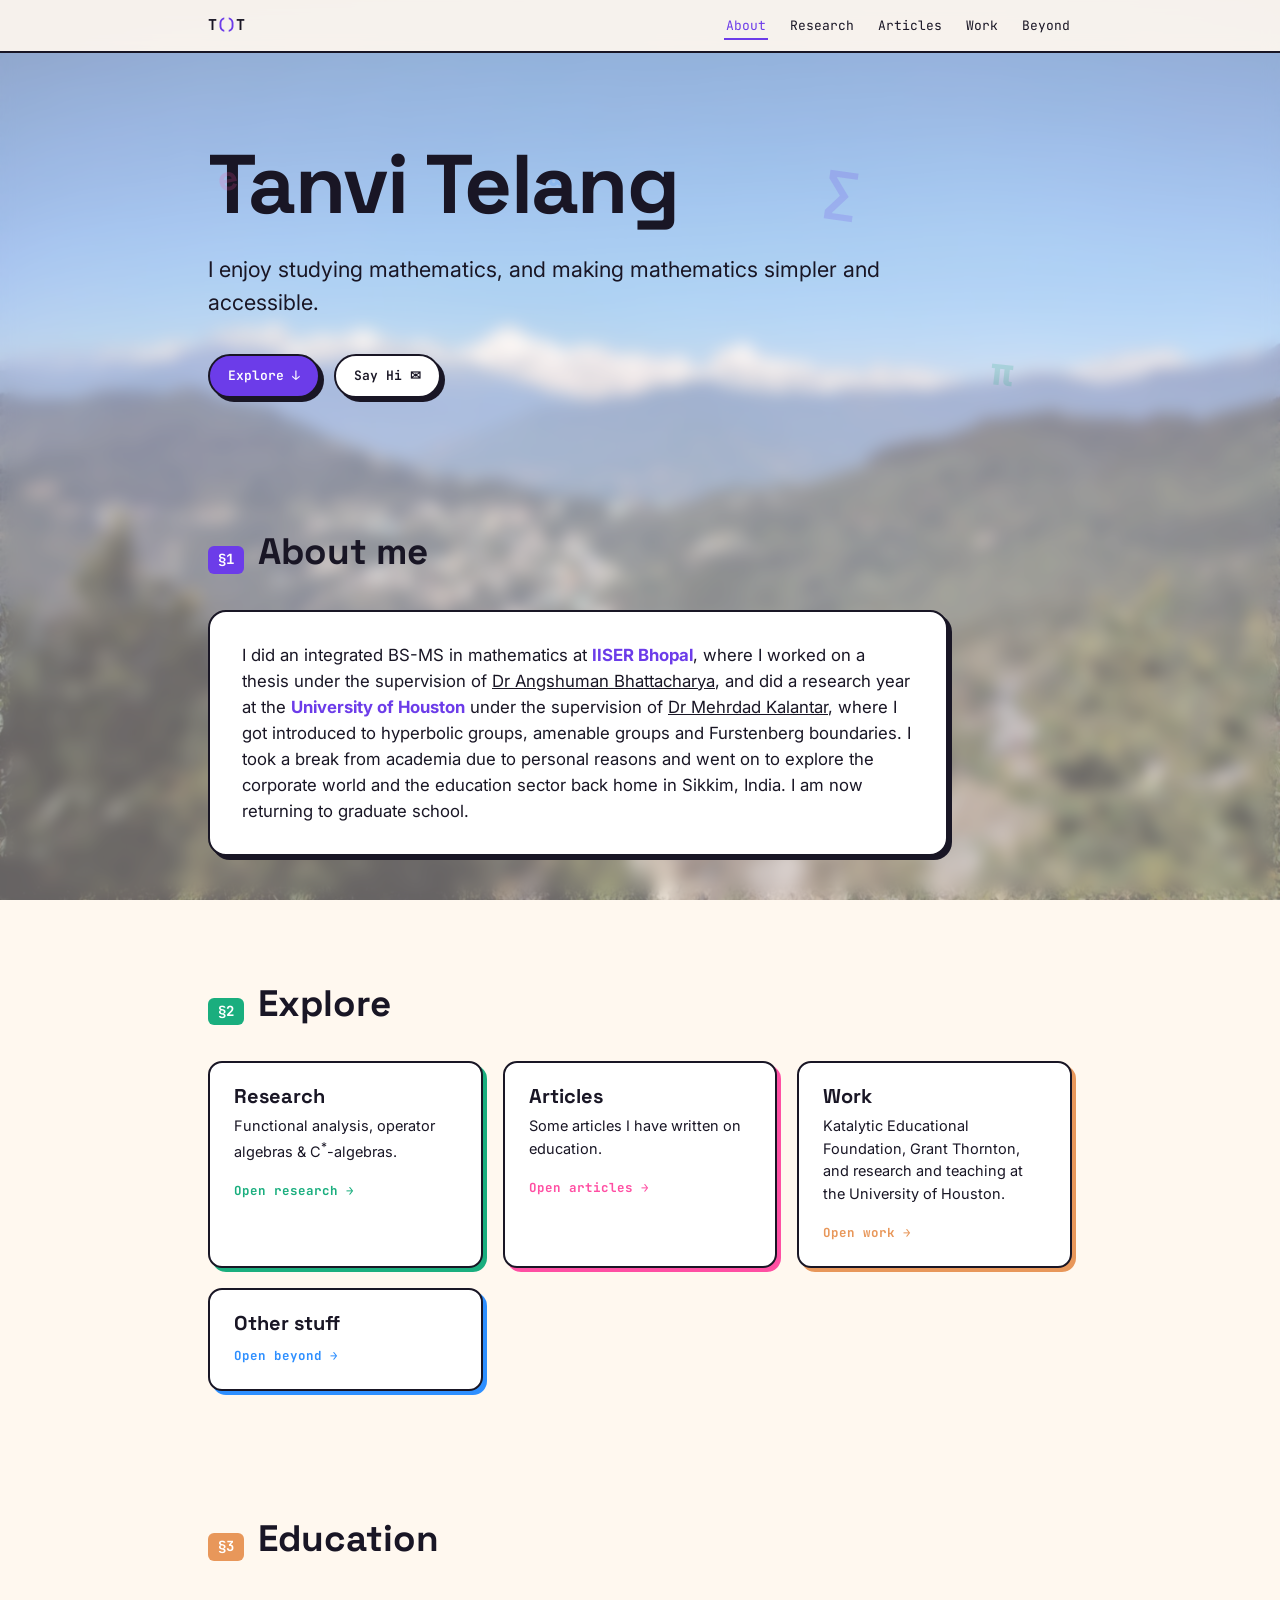
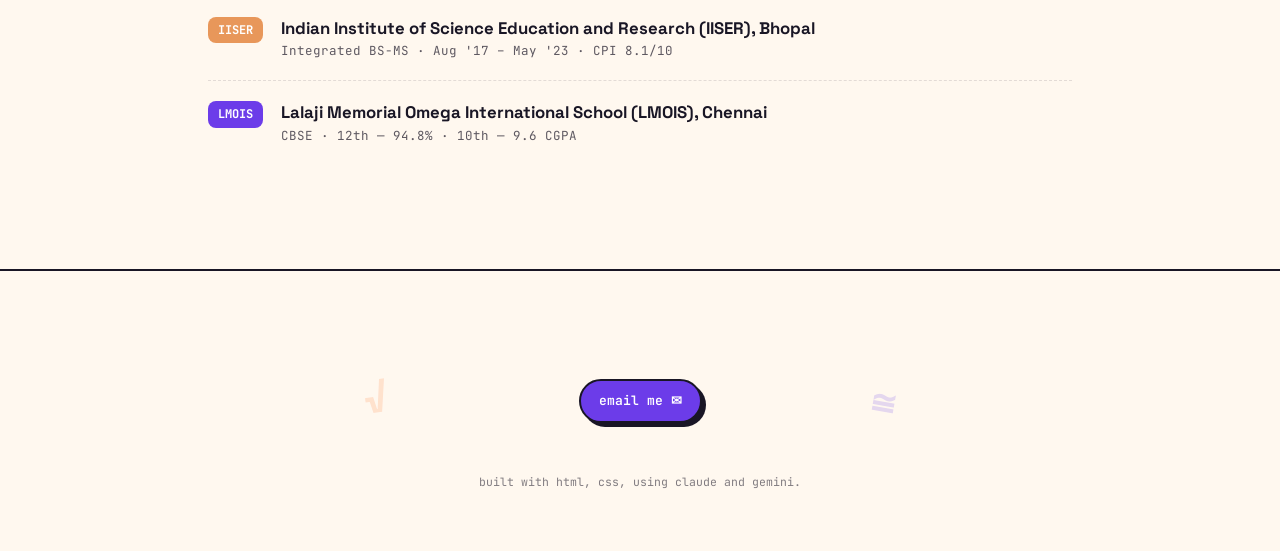
<file: index.html>
<!DOCTYPE html>
<html lang="en">
<head>
<meta charset="UTF-8">
<meta name="viewport" content="width=device-width, initial-scale=1.0">
<title>Tanvi Telang</title>
<meta name="description" content="Tanvi Telang — mathematics, education, math-ed and equity.">
<link rel="preconnect" href="https://fonts.googleapis.com">
<link rel="preconnect" href="https://fonts.gstatic.com" crossorigin>
<link href="https://fonts.googleapis.com/css2?family=Space+Grotesk:wght@500;600;700&family=JetBrains+Mono:wght@400;500;700&family=Inter:wght@400;500;600;700&display=swap" rel="stylesheet">
<link rel="stylesheet" href="style.css">
</head>
<body>

<!-- Background photo -->
<img class="bg-photo" src="IMG_20181229_102646.jpg" alt="">
<div class="bg-tint"></div>

<nav>
  <div class="wrap">
    <a href="index.html" class="nav-mark">T<span>()</span>T</a>
    <ul class="nav-links">
      <li><a href="index.html" aria-current="page">About</a></li>
      <li><a href="research.html">Research</a></li>
      <li><a href="articles.html">Articles</a></li>
      <li><a href="work.html">Work</a></li>
      <li><a href="beyond.html">Beyond</a></li>
    </ul>
  </div>
</nav>

<header class="hero">
  <div class="wrap">
    <span class="symbol" style="top:10px; left:70%; font-size:3.4rem; color:#6C3CE9; transform:rotate(8deg);">∑</span>
    <span class="symbol" style="top:12px; left:4%; font-size:2.2rem; color:#FF4FA3; transform:rotate(-12deg);">e</span>
    <span class="symbol" style="top:200px; left:88%; font-size:2.6rem; color:#1AAE7E; transform:rotate(6deg);">π</span>
    <span class="symbol" style="top:20px; left:40%; font-size:1.8rem; color:#2E8FFF; transform:rotate(-6deg);">∞</span>

    <h1 class="name">Tanvi <span class="hl">Telang</span></h1>
    <p class="tagline">
      I enjoy studying mathematics, and making mathematics simpler and accessible.
    </p>
    <div class="hero-links">
      <a class="pill fill" href="#explore">Explore ↓</a>
      <a class="pill" href="mailto:tanvitelang@gmail.com">Say Hi ✉</a>
    </div>
  </div>
</header>

<main class="wrap">

  <section id="about">
    <div class="section-head">
      <span class="section-num mono" style="--badge:var(--grape)">§1</span>
      <h2 class="section-title">About me</h2>
    </div>
    <div class="about-card">
<p>I did an integrated BS-MS in mathematics at <b>IISER Bhopal</b>, where I worked on a thesis under the supervision of <a href="https://sites.google.com/iiserb.ac.in/angshuman?pli=1&authuser=0" target="_blank" rel="noopener">Dr Angshuman Bhattacharya</a>, and did a research year at the <b>University of Houston</b> under the supervision of <a href="https://sites.google.com/view/mehrdadkalantar/home" target="_blank" rel="noopener">Dr Mehrdad Kalantar</a>, where I got introduced to hyperbolic groups, amenable groups and Furstenberg boundaries. I took a break from academia due to personal reasons and went on to explore the corporate world and the education sector back home in Sikkim, India. I am now returning to graduate school.</p>    </div>
  </section>

  <section id="explore">
    <div class="section-head">
      <span class="section-num mono" style="--badge:var(--mint)">§2</span>
      <h2 class="section-title">Explore</h2>
    </div>
    <div class="tile-grid">
      <a class="tile" href="research.html" style="--card-color:var(--mint)">
        <h3>Research</h3>
        <p>Functional analysis, operator algebras &amp; C<sup>*</sup>-algebras.</p>        
        <span class="go">Open research →</span>
      </a>
      <a class="tile" href="articles.html" style="--card-color:var(--bubblegum)">
        <h3>Articles</h3>
        <p>Some articles I have written on education.</p>
        <span class="go">Open articles →</span>
      </a>
      <a class="tile" href="work.html" style="--card-color:var(--tangerine)">
        <h3>Work</h3>
        <p>Katalytic Educational Foundation, Grant Thornton, and research and teaching at the University of Houston.</p>
        <span class="go">Open work →</span>
      </a>
      <a class="tile" href="beyond.html" style="--card-color:var(--sky)">
        <h3>Other stuff</h3>
        <span class="go">Open beyond →</span>
      </a>
    </div>
  </section>

  <section id="education">
    <div class="section-head">
      <span class="section-num mono" style="--badge:var(--tangerine)">§3</span>
      <h2 class="section-title">Education</h2>
    </div>
    <div class="edu-item">
      <span class="edu-badge mono">IISER</span>
      <div class="edu-main">
        <h3>Indian Institute of Science Education and Research (IISER), Bhopal</h3>
        <div class="edu-meta">Integrated BS-MS · Aug '17 – May '23 · CPI 8.1/10</div>
      </div>
    </div>
    <div class="edu-item">
      <span class="edu-badge mono">LMOIS</span>
      <div class="edu-main">
        <h3>Lalaji Memorial Omega International School (LMOIS), Chennai</h3>
        <div class="edu-meta">CBSE · 12th — 94.8% · 10th — 9.6 CGPA</div>
      </div>
    </div>
  </section>

</main>

<footer>
  <div class="wrap">
    <span class="symbol" style="top:-10px; left:20%; font-size:2.4rem; color:#FF7A33; transform:rotate(-8deg);">√</span>
    <span class="symbol" style="top:0px; left:75%; font-size:2rem; color:#6C3CE9; transform:rotate(10deg);">≅</span>
    <div class="footer-links">
      <a class="pill fill" href="mailto:tanvitelang@gmail.com">email me ✉</a>
    </div>
    <div class="foot-note">built with html, css, using claude and gemini.</div>
  </div>
</footer>

</body>
</html>
</file>
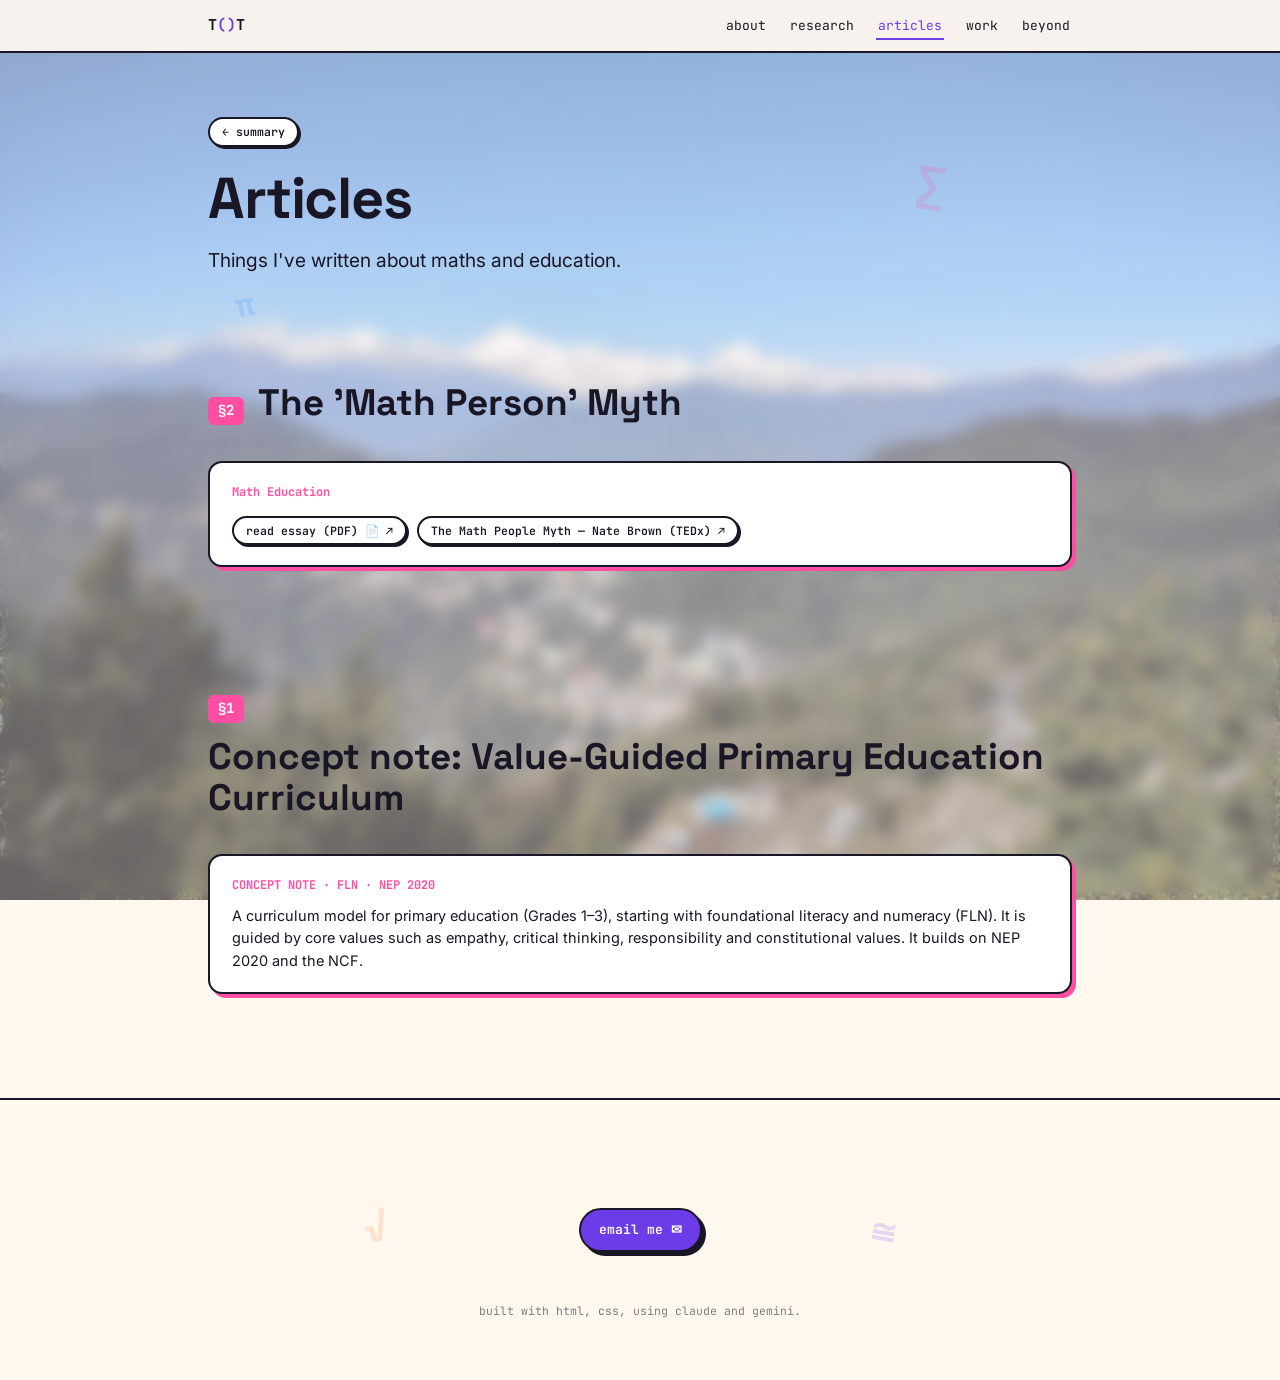
<file: articles.html>
<!DOCTYPE html>
<html lang="en">
<head>
<meta charset="UTF-8">
<meta name="viewport" content="width=device-width, initial-scale=1.0">
<title>Articles — Tanvi Telang</title>
<meta name="description" content="Writing by Tanvi Telang on foundational literacy and numeracy, value-guided curricula and the myth of the math person.">
<link rel="preconnect" href="https://fonts.googleapis.com">
<link rel="preconnect" href="https://fonts.gstatic.com" crossorigin>
<link href="https://fonts.googleapis.com/css2?family=Space+Grotesk:wght@500;600;700&family=JetBrains+Mono:wght@400;500;700&family=Inter:wght@400;500;600;700&display=swap" rel="stylesheet">
<link rel="stylesheet" href="style.css">
</head>
<body>

<!-- Background photo -->
<img class="bg-photo" src="IMG_20181229_102646.jpg" alt="">
<div class="bg-tint"></div>

<nav>
  <div class="wrap">
    <a href="index.html" class="nav-mark">T<span>()</span>T</a>
    <ul class="nav-links">
      <li><a href="index.html">about</a></li>
      <li><a href="research.html">research</a></li>
      <li><a href="articles.html" aria-current="page">articles</a></li>
      <li><a href="work.html">work</a></li>
      <li><a href="beyond.html">beyond</a></li>
    </ul>
  </div>
</nav>

<header class="page-hero">
  <div class="wrap">
    <span class="symbol" style="top:30px; left:80%; font-size:3rem; color:#FF4FA3; transform:rotate(8deg);">∑</span>
    <span class="symbol" style="top:160px; left:6%; font-size:2.2rem; color:#2E8FFF; transform:rotate(-10deg);">π</span>
    <a class="pill small back-link" href="index.html">← summary</a>
    <h1 class="page-title" style="--hl:var(--bubblegum)"><span class="hl">Articles</span></h1>
    <p class="page-intro">Things I've written about maths and education.</p>
  </div>
</header>

<main class="wrap">

  <section id="math-person">
    <div class="section-head">
      <span class="section-num mono" style="--badge:var(--bubblegum)">§2</span>
      <h2 class="section-title">The 'Math Person' Myth</h2>
    </div>
    <div class="info-card" style="--card-color:var(--bubblegum)">
      <span class="org">Math Education</span>
    
      <div class="card-actions">
        <a href="The%20Myth%20of%20the%20%22Math%20Person%22%20and%20its%20association%20to%20teaching%20methodology-2.pdf" target="_blank" rel="noopener noreferrer" class="pill small">read essay (PDF) 📄 ↗</a>
        <a href="https://www.youtube.com/watch?v=uJsHoS01pPg" target="_blank" rel="noopener noreferrer" class="pill small">The Math People Myth — Nate Brown (TEDx) ↗</a>
      </div>
    </div>
  </section>
  
  <section id="concept-note">
    <div class="section-head">
      <span class="section-num mono" style="--badge:var(--bubblegum)">§1</span>
      <h2 class="section-title">Concept note: Value-Guided Primary Education Curriculum</h2>
    </div>
    <div class="info-card" style="--card-color:var(--bubblegum)">
      <span class="org">CONCEPT NOTE · FLN · NEP 2020</span>
      <p class="blurb">A curriculum model for primary education (Grades 1–3), starting with foundational literacy and numeracy (FLN). It is guided by core values such as empathy, critical thinking, responsibility and constitutional values. It builds on NEP 2020 and the NCF.</p>
    </div>
  </section>


</main>

<footer>
  <div class="wrap">
    <span class="symbol" style="top:-10px; left:20%; font-size:2.4rem; color:#FF7A33; transform:rotate(-8deg);">√</span>
    <span class="symbol" style="top:0px; left:75%; font-size:2rem; color:#6C3CE9; transform:rotate(10deg);">≅</span>
    <div class="footer-links">
      <a class="pill fill" href="mailto:tanvitelang@gmail.com">email me ✉</a>
    </div>
    <div class="foot-note">built with html, css, using claude and gemini.</div>
  </div>
</footer>

</body>
</html>
</file>
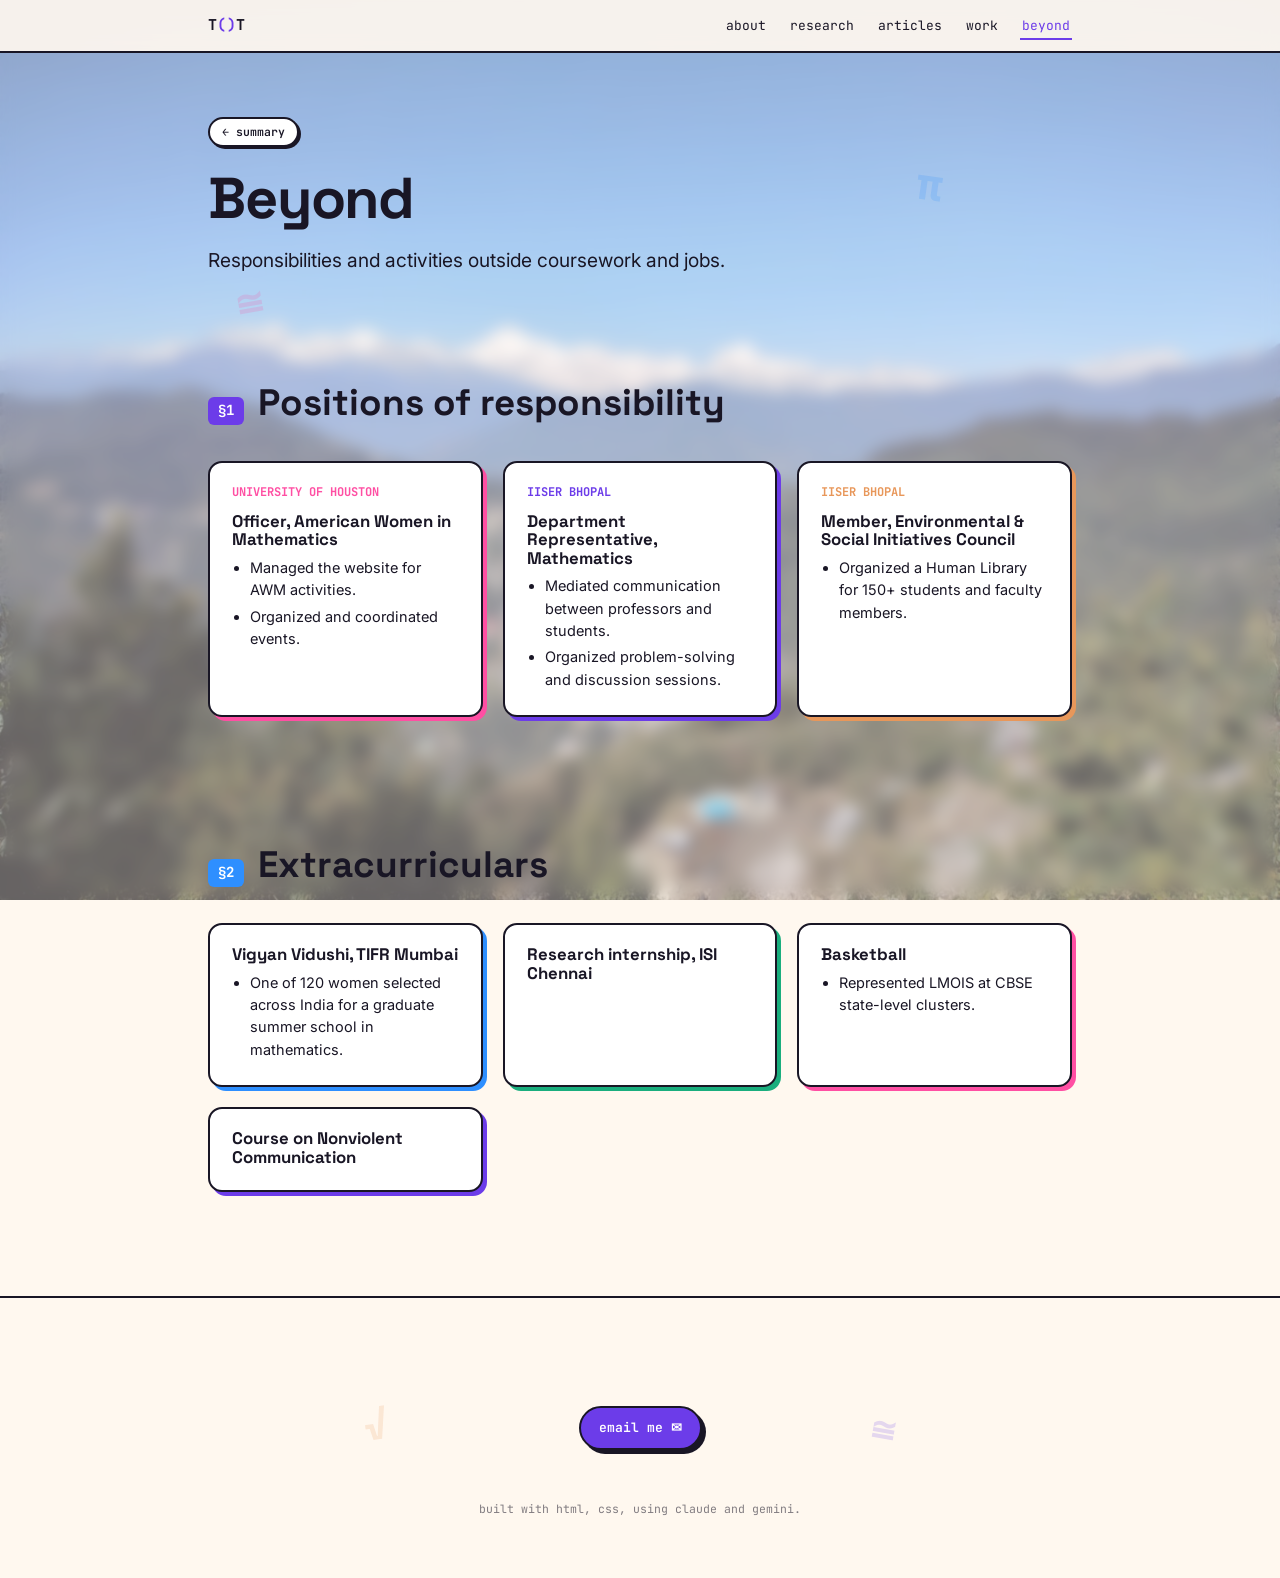
<file: beyond.html>
<!DOCTYPE html>
<html lang="en">
<head>
<meta charset="UTF-8">
<meta name="viewport" content="width=device-width, initial-scale=1.0">
<title>Beyond — Tanvi Telang</title>
<meta name="description" content="Positions of responsibility and extracurriculars.">
<link rel="preconnect" href="https://fonts.googleapis.com">
<link rel="preconnect" href="https://fonts.gstatic.com" crossorigin>
<link href="https://fonts.googleapis.com/css2?family=Space+Grotesk:wght@500;600;700&family=JetBrains+Mono:wght@400;500;700&family=Inter:wght@400;500;600;700&display=swap" rel="stylesheet">
<link rel="stylesheet" href="style.css">
</head>
<body>

<!-- Background photo -->
<img class="bg-photo" src="IMG_20181229_102646.jpg" alt="">
<div class="bg-tint"></div>

<nav>
  <div class="wrap">
    <a href="index.html" class="nav-mark">T<span>()</span>T</a>
    <ul class="nav-links">
      <li><a href="index.html">about</a></li>
      <li><a href="research.html">research</a></li>
      <li><a href="articles.html">articles</a></li>
      <li><a href="work.html">work</a></li>
      <li><a href="beyond.html" aria-current="page">beyond</a></li>
    </ul>
  </div>
</nav>

<header class="page-hero">
  <div class="wrap">
    <span class="symbol" style="top:30px; left:80%; font-size:3rem; color:#2E8FFF; transform:rotate(8deg);">π</span>
    <span class="symbol" style="top:160px; left:6%; font-size:2.2rem; color:#FF4FA3; transform:rotate(-10deg);">≅</span>
    <a class="pill small back-link" href="index.html">← summary</a>
    <h1 class="page-title" style="--hl:var(--sky)"><span class="hl">Beyond</span></h1>
    <p class="page-intro">Responsibilities and activities outside coursework and jobs.</p>
  </div>
</header>

<main class="wrap">

  <section id="roles">
    <div class="section-head">
      <span class="section-num mono" style="--badge:var(--grape)">§1</span>
      <h2 class="section-title">Positions of responsibility</h2>
    </div>
    <div class="card-grid">
      <div class="info-card" style="--card-color:var(--bubblegum)">
        <span class="org">UNIVERSITY OF HOUSTON</span>
        <h3>Officer, American Women in Mathematics</h3>
        <ul>
          <li>Managed the website for AWM activities.</li>
          <li>Organized and coordinated events.</li>
        </ul>
      </div>
      <div class="info-card" style="--card-color:var(--grape)">
        <span class="org">IISER BHOPAL</span>
        <h3>Department Representative, Mathematics</h3>
        <ul>
          <li>Mediated communication between professors and students.</li>
          <li>Organized problem-solving and discussion sessions.</li>
        </ul>
      </div>
      <div class="info-card" style="--card-color:var(--tangerine)">
        <span class="org">IISER BHOPAL</span>
        <h3>Member, Environmental &amp; Social Initiatives Council</h3>
        <ul>
          <li>Organized a Human Library for 150+ students and faculty members.</li>
        </ul>
      </div>
    </div>
  </section>

  <section id="extra">
    <div class="section-head">
      <span class="section-num mono" style="--badge:var(--sky)">§2</span>
      <h2 class="section-title">Extracurriculars</h2>
    </div>
    <div class="card-grid">
      <div class="info-card" style="--card-color:var(--sky)">
        <h3>Vigyan Vidushi, TIFR Mumbai</h3>
        <ul><li>One of 120 women selected across India for a graduate summer school in mathematics.</li></ul>
      </div>
      <div class="info-card" style="--card-color:var(--mint)">
        <h3>Research internship, ISI Chennai</h3>
      </div>
      <div class="info-card" style="--card-color:var(--bubblegum)">
        <h3>Basketball</h3>
        <ul><li>Represented LMOIS at CBSE state-level clusters.</li></ul>
      </div>
      <div class="info-card" style="--card-color:var(--grape)">
        <h3>Course on Nonviolent Communication</h3>
      </div>
    </div>
  </section>

</main>

<footer>
  <div class="wrap">
    <span class="symbol" style="top:-10px; left:20%; font-size:2.4rem; color:#E8975A; transform:rotate(-8deg);">√</span>
    <span class="symbol" style="top:0px; left:75%; font-size:2rem; color:#6C3CE9; transform:rotate(10deg);">≅</span>
    <div class="footer-links">
      <a class="pill fill" href="mailto:tanvitelang@gmail.com">email me ✉</a>
    </div>
    <div class="foot-note">built with html, css, using claude and gemini.</div>
  </div>
</footer>

</body>
</html>
</file>
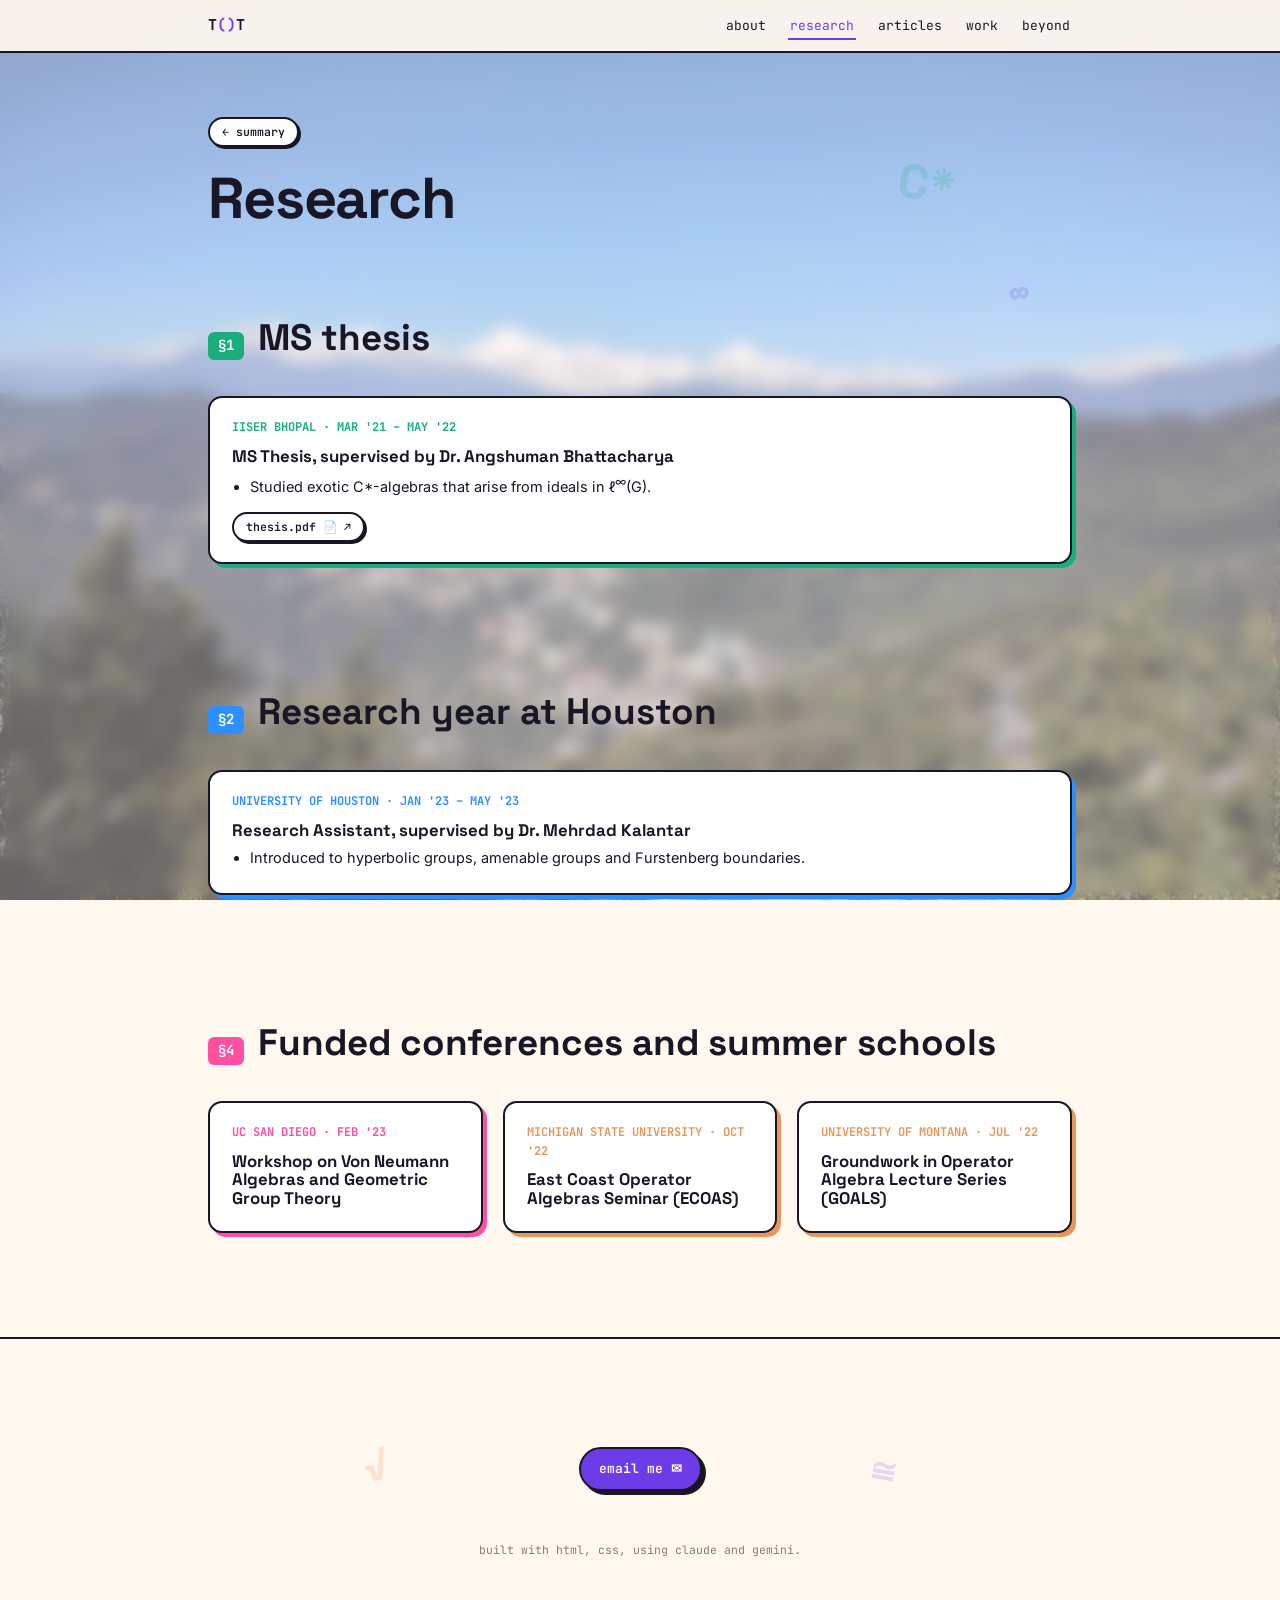
<file: research.html>
<!DOCTYPE html>
<html lang="en">
<head>
<meta charset="UTF-8">
<meta name="viewport" content="width=device-width, initial-scale=1.0">
<title>Research — Tanvi Telang</title>
<meta name="description" content="Tanvi Telang's research: MS thesis on exotic C*-algebras, the GOALS summer school and operator algebra conferences.">
<link rel="preconnect" href="https://fonts.googleapis.com">
<link rel="preconnect" href="https://fonts.gstatic.com" crossorigin>
<link href="https://fonts.googleapis.com/css2?family=Space+Grotesk:wght@500;600;700&family=JetBrains+Mono:wght@400;500;700&family=Inter:wght@400;500;600;700&display=swap" rel="stylesheet">
<link rel="stylesheet" href="style.css">
</head>
<body>

<!-- Background photo -->
<img class="bg-photo" src="IMG_20181229_102646.jpg" alt="">
<div class="bg-tint"></div>

<nav>
  <div class="wrap">
    <a href="index.html" class="nav-mark">T<span>()</span>T</a>
    <ul class="nav-links">
      <li><a href="index.html">about</a></li>
      <li><a href="research.html" aria-current="page">research</a></li>
      <li><a href="articles.html">articles</a></li>
      <li><a href="work.html">work</a></li>
      <li><a href="beyond.html">beyond</a></li>
    </ul>
  </div>
</nav>

<header class="page-hero">
  <div class="wrap">
    <span class="symbol" style="top:30px; left:78%; font-size:3rem; color:#1AAE7E; transform:rotate(8deg);">C*</span>
    <span class="symbol" style="top:150px; left:90%; font-size:2.2rem; color:#6C3CE9; transform:rotate(-8deg);">∞</span>
    <a class="pill small back-link" href="index.html">← summary</a>
    <h1 class="page-title" style="--hl:var(--mint)">Re<span class="hl">search</span></h1>
  </div>
</header>

<main class="wrap">

  <section id="thesis">
    <div class="section-head">
      <span class="section-num mono" style="--badge:var(--mint)">§1</span>
      <h2 class="section-title">MS thesis</h2>
    </div>
    <div class="card-grid">
      <div class="info-card" style="--card-color:var(--mint)">
        <span class="org">IISER BHOPAL · MAR '21 – MAY '22</span>
        <h3>MS Thesis, supervised by Dr. Angshuman Bhattacharya</h3>
        <ul>
          <li>Studied exotic C*-algebras that arise from ideals in ℓ<sup>∞</sup>(G).</li>
        </ul>
        <div class="card-actions">
          <a href="thesis.pdf" target="_blank" rel="noopener noreferrer" class="pill small">thesis.pdf 📄 ↗</a>
        </div>
      </div>
    </div>
  </section>

  <section id="houston">
    <div class="section-head">
      <span class="section-num mono" style="--badge:var(--sky)">§2</span>
      <h2 class="section-title">Research year at Houston</h2>
    </div>
    <div class="card-grid">
      <div class="info-card" style="--card-color:var(--sky)">
        <span class="org">UNIVERSITY OF HOUSTON · JAN '23 – MAY '23</span>
        <h3>Research Assistant, supervised by Dr. Mehrdad Kalantar</h3>
        <ul>
          <li>Introduced to hyperbolic groups, amenable groups and Furstenberg boundaries.</li>
        </ul>
      </div>
    </div>
  </section>

 <!-- <section id="goals">
    <div class="section-head">
      <span class="section-num mono" style="--badge:var(--grape)">§3</span>
      <h2 class="section-title">Summer school</h2>
    </div>
    <div class="card-grid">
      <div class="info-card" style="--card-color:var(--grape)">
        <span class="org">UNIVERSITY OF MONTANA · JUL '22</span>
        <h3>Groundwork in Operator Algebra Lecture Series (GOALS)</h3>
        <div class="card-actions">
          <a href="https://users.math.msu.edu/users/banelson/conferences/GOALS.html" target="_blank" rel="noopener noreferrer" class="pill small">GOALS program details ↗</a>
        </div>
      </div>
    </div>
  </section>
  -->

  <section id="conferences">
    <div class="section-head">
      <span class="section-num mono" style="--badge:var(--bubblegum)">§4</span>
      <h2 class="section-title">Funded conferences and summer schools</h2>
    </div>
    
    <div class="card-grid">
      <div class="info-card" style="--card-color:var(--bubblegum)">
        <span class="org">UC SAN DIEGO · FEB '23</span>
        <h3>Workshop on Von Neumann Algebras and Geometric Group Theory</h3>
      </div>
      <div class="info-card" style="--card-color:var(--tangerine)">
        <span class="org">MICHIGAN STATE UNIVERSITY · OCT '22</span>
        <h3>East Coast Operator Algebras Seminar (ECOAS)</h3>
      </div>
      <div class="info-card" style="--card-color:var(--tangerine)">
        <span class="org"> UNIVERSITY OF MONTANA · JUL '22</span>
        <h3>Groundwork in Operator Algebra Lecture Series (GOALS)</h3>
      </div>
    </div>
  </section>

</main>

<footer>
  <div class="wrap">
    <span class="symbol" style="top:-10px; left:20%; font-size:2.4rem; color:#FF7A33; transform:rotate(-8deg);">√</span>
    <span class="symbol" style="top:0px; left:75%; font-size:2rem; color:#6C3CE9; transform:rotate(10deg);">≅</span>
    <div class="footer-links">
      <a class="pill fill" href="mailto:tanvitelang@gmail.com">email me ✉</a>
    </div>
    <div class="foot-note">built with html, css, using claude and gemini.</div>
  </div>
</footer>

</body>
</html>
</file>
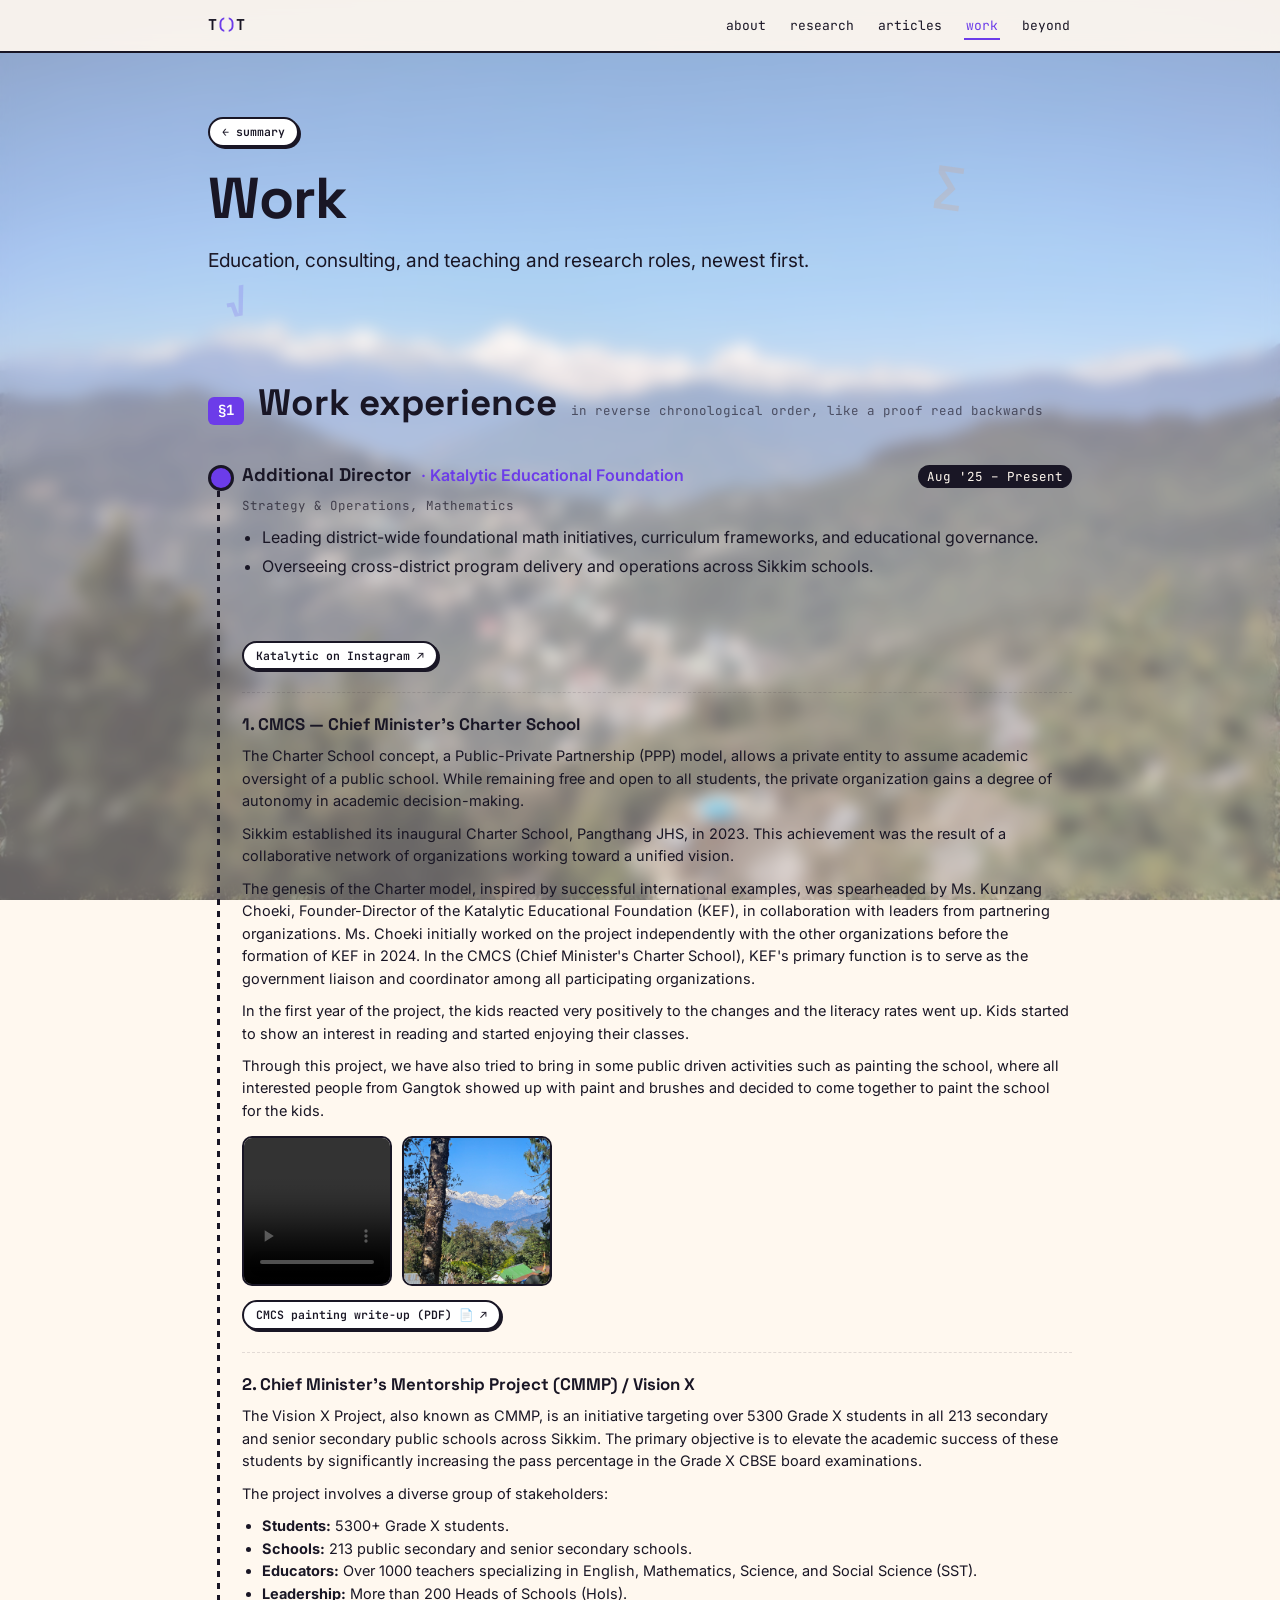
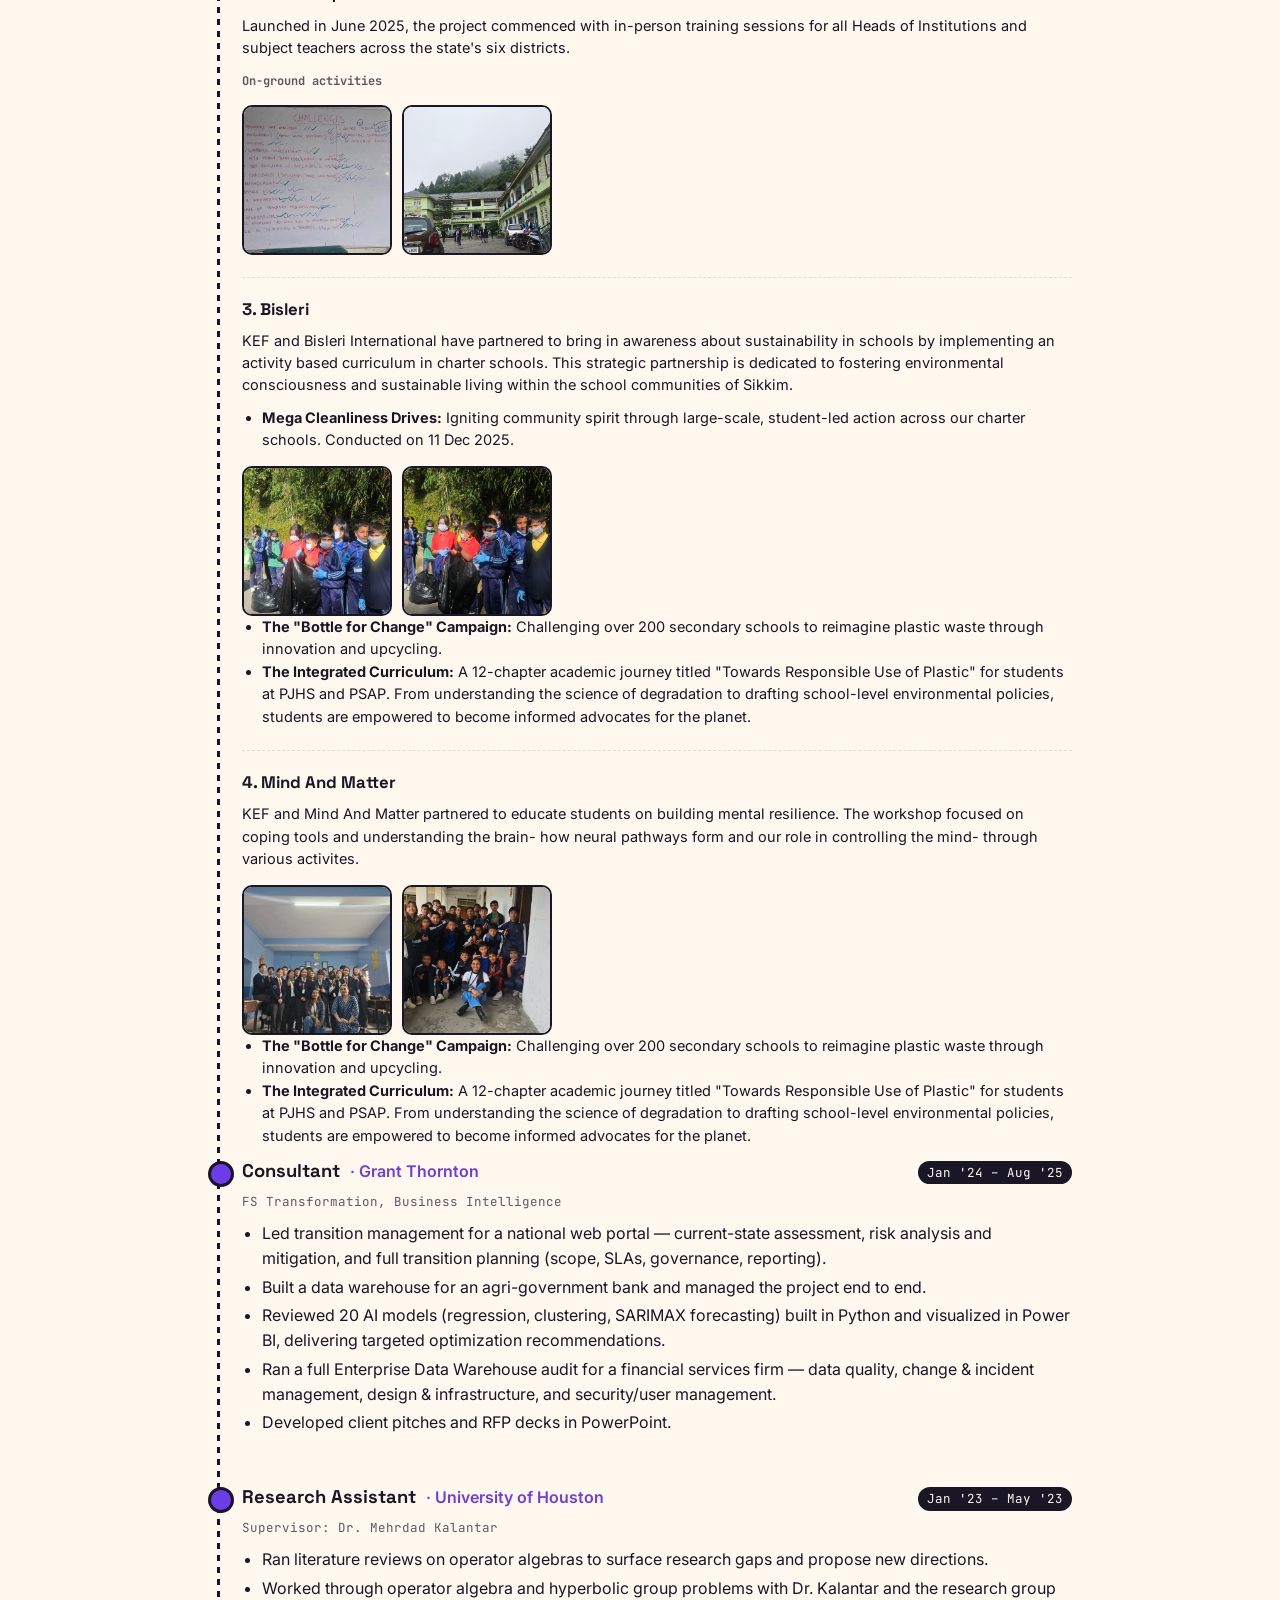
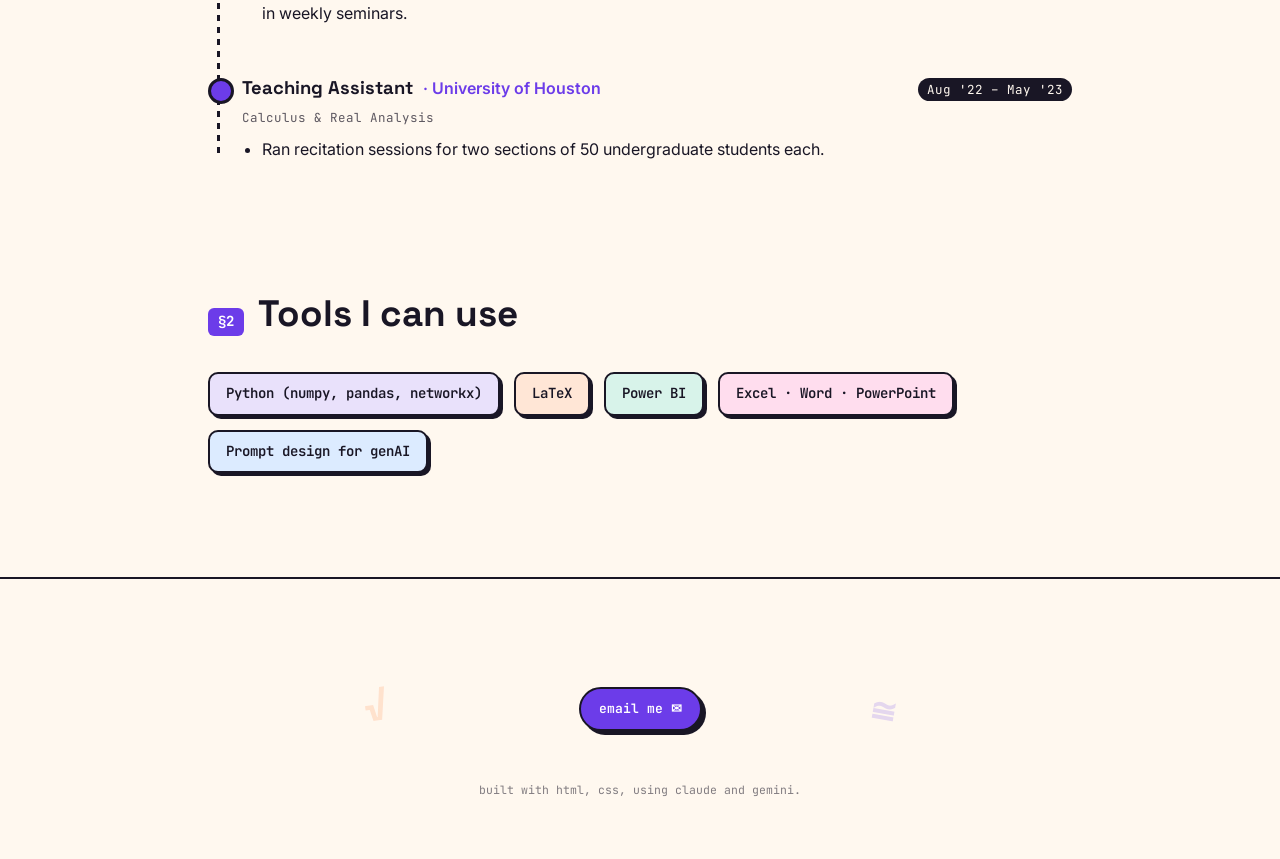
<file: work.html>
<!DOCTYPE html>
<html lang="en">
<head>
<meta charset="UTF-8">
<meta name="viewport" content="width=device-width, initial-scale=1.0">
<title>Work — Tanvi Telang</title>
<meta name="description" content="Tanvi Telang's work experience in education, consulting, teaching and research.">
<link rel="preconnect" href="https://fonts.googleapis.com">
<link rel="preconnect" href="https://fonts.gstatic.com" crossorigin>
<link href="https://fonts.googleapis.com/css2?family=Space+Grotesk:wght@500;600;700&family=JetBrains+Mono:wght@400;500;700&family=Inter:wght@400;500;600;700&display=swap" rel="stylesheet">
<link rel="stylesheet" href="style.css">
</head>
<body>

<!-- Background photo -->
<img class="bg-photo" src="IMG_20181229_102646.jpg" alt="">
<div class="bg-tint"></div>

<nav>
  <div class="wrap">
    <a href="index.html" class="nav-mark">T<span>()</span>T</a>
    <ul class="nav-links">
      <li><a href="index.html">about</a></li>
      <li><a href="research.html">research</a></li>
      <li><a href="articles.html">articles</a></li>
      <li><a href="work.html" aria-current="page">work</a></li>
      <li><a href="beyond.html">beyond</a></li>
    </ul>
  </div>
</nav>

<header class="page-hero">
  <div class="wrap">
    <span class="symbol" style="top:30px; left:82%; font-size:3rem; color:#E8975A; transform:rotate(8deg);">∑</span>
    <span class="symbol" style="top:160px; left:5%; font-size:2.2rem; color:#6C3CE9; transform:rotate(-10deg);">√</span>
    <a class="pill small back-link" href="index.html">← summary</a>
    <h1 class="page-title" style="--hl:var(--grape)"><span class="hl">Work</span></h1>
    <p class="page-intro">Education, consulting, and teaching and research roles, newest first.</p>
  </div>
</header>

<main class="wrap">

  <section id="experience">
    <div class="section-head">
      <span class="section-num mono" style="--badge:var(--grape)">§1</span>
      <h2 class="section-title">Work experience</h2>
      <span class="section-note">in reverse chronological order, like a proof read backwards</span>
    </div>
    <div class="timeline">

      <div class="node" style="--dot:var(--grape)">
        <div class="node-head">
          <span class="node-role">Additional Director</span>
          <span class="node-org">· Katalytic Educational Foundation</span>
          <span class="node-date">Aug '25 – Present</span>
        </div>
        <div class="node-sub">Strategy &amp; Operations, Mathematics</div>
        <ul>
          <li>Leading district-wide foundational math initiatives, curriculum frameworks, and educational governance.</li>
          <li>Overseeing cross-district program delivery and operations across Sikkim schools.</li>
        </ul>
      </div>
      <div class="card-actions">
          <a href="https://www.instagram.com/katalytic_charter/" target="_blank" rel="noopener noreferrer" class="pill small">Katalytic on Instagram ↗</a>
        </div>
      
        <div class="project">
          <h4>1. CMCS — Chief Minister's Charter School</h4>
          <p>The Charter School concept, a Public-Private Partnership (PPP) model, allows a private entity to assume academic oversight of a public school. While remaining free and open to all students, the private organization gains a degree of autonomy in academic decision-making.</p>
          <p>Sikkim established its inaugural Charter School, Pangthang JHS, in 2023. This achievement was the result of a collaborative network of organizations working toward a unified vision.</p>
          <p>The genesis of the Charter model, inspired by successful international examples, was spearheaded by Ms. Kunzang Choeki, Founder-Director of the Katalytic Educational Foundation (KEF), in collaboration with leaders from partnering organizations. Ms. Choeki initially worked on the project independently with the other organizations before the formation of KEF in 2024. In the CMCS (Chief Minister's Charter School), KEF's primary function is to serve as the government liaison and coordinator among all participating organizations.</p>
          <p>In the first year of the project, the kids reacted very positively to the changes and the literacy rates went up. Kids started to show an interest in reading and started enjoying their classes.</p>
          <p>Through this project, we have also tried to bring in some public driven activities such as painting the school, where all interested people from Gangtok showed up with paint and brushes and decided to come together to paint the school for the kids.</p>
          <div class="media-grid">
            <video src="CMCS%20painting%202.mp4" controls preload="metadata" playsinline></video>
            <img src="CMCS%20painting%203.jpg" alt="Community painting the school" loading="lazy">
          </div>
          <div class="card-actions">
            <a href="CMCS%20painting%20write%20up.pdf" target="_blank" rel="noopener noreferrer" class="pill small">CMCS painting write-up (PDF) 📄 ↗</a>
          </div>
        </div>

        <div class="project">
          <h4>2. Chief Minister's Mentorship Project (CMMP) / Vision X</h4>
          <p>The Vision X Project, also known as CMMP, is an initiative targeting over 5300 Grade X students in all 213 secondary and senior secondary public schools across Sikkim. The primary objective is to elevate the academic success of these students by significantly increasing the pass percentage in the Grade X CBSE board examinations.</p>
          <p>The project involves a diverse group of stakeholders:</p>
          <ul>
            <li><b>Students:</b> 5300+ Grade X students.</li>
            <li><b>Schools:</b> 213 public secondary and senior secondary schools.</li>
            <li><b>Educators:</b> Over 1000 teachers specializing in English, Mathematics, Science, and Social Science (SST).</li>
            <li><b>Leadership:</b> More than 200 Heads of Schools (HoIs).</li>
          </ul>
          <p>Launched in June 2025, the project commenced with in-person training sessions for all Heads of Institutions and subject teachers across the state's six districts.</p>
          <h5>On-ground activities</h5>
          <div class="media-grid">
            <img src="CMMP2.jpg" alt="CMMP on-ground work" loading="lazy">
            <img src="CMMP3.jpg" alt="CMMP on-ground work" loading="lazy">
          </div>
        </div>

        <div class="project">
          <h4>3. Bisleri</h4>
          <p>KEF and Bisleri International have partnered to bring in awareness about sustainability in schools by implementing an activity based curriculum in charter schools. This strategic partnership is dedicated to fostering environmental consciousness and sustainable living within the school communities of Sikkim.</p>
          <ul>
            <li><b>Mega Cleanliness Drives:</b> Igniting community spirit through large-scale, student-led action across our charter schools. Conducted on 11 Dec 2025.</li>
          </ul>
          <div class="media-grid">
            <img src="KCF2.jpg" alt="Mega cleanliness drive" loading="lazy">
            <img src="KCF3.jpg" alt="Mega cleanliness drive" loading="lazy">
          </div>
          <ul>
            <li><b>The "Bottle for Change" Campaign:</b> Challenging over 200 secondary schools to reimagine plastic waste through innovation and upcycling.</li>
            <li><b>The Integrated Curriculum:</b> A 12-chapter academic journey titled "Towards Responsible Use of Plastic" for students at PJHS and PSAP. From understanding the science of degradation to drafting school-level environmental policies, students are empowered to become informed advocates for the planet.</li>
          </ul>
        </div>


        <div class="project">
          <h4>4. Mind And Matter</h4>
          <p>KEF and Mind And Matter partnered to educate students on building mental resilience. The workshop focused on coping tools and understanding the brain- how neural pathways form and our role in controlling the mind- through various activites.</p>
          <div class="media-grid">
            <img src="KCF4.jpg" alt="Mega cleanliness drive" loading="lazy">
            <img src="KCF5.jpg" alt="Mega cleanliness drive" loading="lazy">
          </div>
          <ul>
            <li><b>The "Bottle for Change" Campaign:</b> Challenging over 200 secondary schools to reimagine plastic waste through innovation and upcycling.</li>
            <li><b>The Integrated Curriculum:</b> A 12-chapter academic journey titled "Towards Responsible Use of Plastic" for students at PJHS and PSAP. From understanding the science of degradation to drafting school-level environmental policies, students are empowered to become informed advocates for the planet.</li>
          </ul>
        </div>

      
      <div class="node" style="--dot:var(--grape)">
        <div class="node-head">
          <span class="node-role">Consultant</span>
          <span class="node-org">· Grant Thornton</span>
          <span class="node-date">Jan '24 – Aug '25</span>
        </div>
        <div class="node-sub">FS Transformation, Business Intelligence</div>
        <ul>
          <li>Led transition management for a national web portal — current-state assessment, risk analysis and mitigation, and full transition planning (scope, SLAs, governance, reporting).</li>
          <li>Built a data warehouse for an agri-government bank and managed the project end to end.</li>
          <li>Reviewed 20 AI models (regression, clustering, SARIMAX forecasting) built in Python and visualized in Power BI, delivering targeted optimization recommendations.</li>
          <li>Ran a full Enterprise Data Warehouse audit for a financial services firm — data quality, change &amp; incident management, design &amp; infrastructure, and security/user management.</li>
          <li>Developed client pitches and RFP decks in PowerPoint.</li>
        </ul>
      </div>

      <div class="node" style="--dot:var(--grape)">
        <div class="node-head">
          <span class="node-role">Research Assistant</span>
          <span class="node-org">· University of Houston</span>
          <span class="node-date">Jan '23 – May '23</span>
        </div>
        <div class="node-sub">Supervisor: Dr. Mehrdad Kalantar</div>
        <ul>
          <li>Ran literature reviews on operator algebras to surface research gaps and propose new directions.</li>
          <li>Worked through operator algebra and hyperbolic group problems with Dr. Kalantar and the research group in weekly seminars.</li>
        </ul>
      </div>

      <div class="node" style="--dot:var(--grape)">
        <div class="node-head">
          <span class="node-role">Teaching Assistant</span>
          <span class="node-org">· University of Houston</span>
          <span class="node-date">Aug '22 – May '23</span>
        </div>
        <div class="node-sub">Calculus &amp; Real Analysis</div>
        <ul>
          <li>Ran recitation sessions for two sections of 50 undergraduate students each.</li>
        </ul>
      </div>

    </div>
  </section>

  <section id="tools">
    <div class="section-head">
      <span class="section-num mono" style="--badge:var(--grape)">§2</span>
      <h2 class="section-title">Tools I can use</h2>
    </div>
    <div class="tool-cloud">
      <span class="tool-chip c1">Python (numpy, pandas, networkx)</span>
      <span class="tool-chip c2">LaTeX</span>
      <span class="tool-chip c3">Power BI</span>
      <span class="tool-chip c4">Excel · Word · PowerPoint</span>
      <span class="tool-chip c5">Prompt design for genAI</span>
    </div>
  </section>

</main>

<footer>
  <div class="wrap">
    <span class="symbol" style="top:-10px; left:20%; font-size:2.4rem; color:#FF7A33; transform:rotate(-8deg);">√</span>
    <span class="symbol" style="top:0px; left:75%; font-size:2rem; color:#6C3CE9; transform:rotate(10deg);">≅</span>
    <div class="footer-links">
      <a class="pill fill" href="mailto:tanvitelang@gmail.com">email me ✉</a>
    </div>
    <div class="foot-note">built with html, css, using claude and gemini.</div>
  </div>
</footer>

</body>
</html>
</file>
<file: style.css>
:root{
    --ink:#191625;
    --paper:#FFF8EF;
    --paper-2:#FFFFFF;
    --grape:#6C3CE9;
    --tangerine:#E8975A;
    --mint:#1AAE7E;
    --bubblegum:#FF4FA3;
    --sky:#2E8FFF;
    --line: rgba(25,22,37,0.12);
    --radius: 18px;
    --shadow: 4px 4px 0 var(--ink);
  }

  *{box-sizing:border-box;}
  html{
    scroll-behavior:smooth;
    background:#FFF8EF;
  }
  body{
    margin:0;
    background:transparent;
    color:var(--ink);
    font-family:'Inter', sans-serif;
    line-height:1.55;
  }

  /* Background photo */
  .bg-photo{
    position:fixed;
    top:0; left:0;
    width:100%; height:100%;
    object-fit:cover;
    z-index:-2;
  }
  .bg-tint{
    position:fixed;
    top:0; left:0;
    width:100%; height:100%;
    background:rgba(255,248,239,0.4);
    -webkit-backdrop-filter:blur(8px);
    backdrop-filter:blur(8px);
    z-index:-1;
    pointer-events:none;
  }

  ::selection{ background:var(--tangerine); color:var(--paper); }

  h1,h2,h3{
    font-family:'Space Grotesk', sans-serif;
    margin:0;
    line-height:1.1;
  }

  .mono{ font-family:'JetBrains Mono', monospace; }
  a{ color:inherit; }

  .wrap{
    max-width:920px;
    margin:0 auto;
    padding:0 28px;
    position:relative;
  }

  /* Floating mathematical symbols */
  .symbol{
    position:absolute;
    font-family:'Space Grotesk', serif;
    font-weight:700;
    opacity:0.18;
    user-select:none;
    -webkit-user-select:none;
    pointer-events:none;
    z-index:0;
  }

  /* Navigation */
  nav{
    position:-webkit-sticky;
    position:sticky;
    top:0;
    z-index:50;
    background:rgba(255,248,239,0.92);
    -webkit-backdrop-filter:blur(8px);
    backdrop-filter:blur(8px);
    border-bottom:2px solid var(--ink);
  }
  nav .wrap{
    display:flex;
    align-items:center;
    justify-content:space-between;
    padding:14px 28px;
  }
  .nav-mark{
    font-family:'JetBrains Mono', monospace;
    font-weight:700;
    font-size:15px;
    letter-spacing:0.02em;
    text-decoration:none;
  }
  .nav-mark span{ color:var(--grape); }
  .nav-links{
    display:flex;
    gap:20px;
    list-style:none;
    margin:0; padding:0;
    font-family:'JetBrains Mono', monospace;
    font-size:13px;
  }
  .nav-links a{
    text-decoration:none;
    padding:4px 2px;
    border-bottom:2px solid transparent;
    transition:border-color .15s ease, color .15s ease;
  }

  /* Hero */
  header.hero{
    padding:86px 0 70px;
    position:relative;
  }
  .eyebrow{
    display:inline-block;
    font-family:'JetBrains Mono', monospace;
    font-size:13px;
    font-weight:500;
    background:var(--ink);
    color:var(--paper);
    padding:5px 14px;
    border-radius:100px;
    transform:rotate(-1.5deg);
    margin-bottom:22px;
    box-shadow:2px 2px 0 var(--grape);
  }
  h1.name{
    font-size:clamp(2.6rem, 8vw, 5.2rem);
    font-weight:700;
    letter-spacing:-0.02em;
  }
  h1.name .hl{
    position:relative;
    white-space:nowrap;
  }
  h1.name .hl::after{
    content:"";
    position:absolute;
    left:-4px; right:-4px; bottom:8%;
    height:36%;
    background:transparent;
    z-index:-1;
    transform:rotate(-1deg);
  }
  .tagline{
    margin-top:22px;
    font-size:clamp(1.05rem, 2.4vw, 1.35rem);
    max-width:680px;
    color:var(--ink);
  }
  .tagline .tag-word{
    font-family:'JetBrains Mono', monospace;
    font-weight:600;
    padding:2px 6px;
    border-radius:6px;
    display:inline-block;
  }
  .t1{ background:rgba(108,60,233,0.2); }
  .t2{ background:rgba(26,174,126,0.24); }

  .hero-links{
    margin-top:34px;
    display:flex;
    gap:14px;
    flex-wrap:wrap;
  }
  .pill{
    font-family:'JetBrains Mono', monospace;
    font-size:13px;
    font-weight:600;
    text-decoration:none;
    padding:10px 18px;
    border:2px solid var(--ink);
    border-radius:100px;
    background:var(--paper-2);
    box-shadow:var(--shadow);
    transition:transform .12s ease, box-shadow .12s ease;
    display:inline-flex;
    align-items:center;
    gap:8px;
  }
  .pill:hover{
    transform:translate(-2px,-2px);
    box-shadow:6px 6px 0 var(--ink);
  }
  .pill:active{
    transform:translate(2px,2px);
    box-shadow:2px 2px 0 var(--ink);
  }
  .pill.fill{ background:var(--grape); color:var(--paper-2); }

  /* Sections */
  section{
    padding:64px 0;
    position:relative;
  }
  .section-head{
    display:flex;
    align-items:baseline;
    gap:14px;
    margin-bottom:36px;
    flex-wrap:wrap;
  }
  .section-num{
    font-family:'JetBrains Mono', monospace;
    font-size:14px;
    padding:3px 10px;
    border-radius:6px;
    color:var(--paper-2);
    font-weight:700;
  }
  h2.section-title{
    font-size:clamp(1.6rem, 4vw, 2.3rem);
  }
  .section-note{
    font-family:'JetBrains Mono', monospace;
    font-size:12.5px;
    color:rgba(25,22,37,0.65);
  }


  /* About */
  .about-card{
    background:var(--paper-2);
    border:2px solid var(--ink);
    border-radius:var(--radius);
    padding:30px 32px;
    box-shadow:var(--shadow);
    font-size:1.05rem;
    max-width:740px;
  }
  .about-card p{ margin:0; }
  .about-card b{ color:var(--grape); }

  /* Timeline */
  .timeline{
    position:relative;
    padding-left:34px;
  }
  .timeline::before{
    content:"";
    position:absolute;
    left:9px;
    top:6px;
    bottom:6px;
    width:3px;
    background:repeating-linear-gradient(
      to bottom,
      var(--ink) 0 6px,
      transparent 6px 12px
    );
  }
  .node{
    position:relative;
    padding-bottom:44px;
  }
  .node:last-child{ padding-bottom:0; }
  .node::before{
    content:"";
    position:absolute;
    left:-34px;
    top:4px;
    width:20px; height:20px;
    border-radius:50%;
    background:var(--dot, var(--grape));
    border:3px solid var(--ink);
  }
  .node-head{
    display:flex;
    flex-wrap:wrap;
    align-items:baseline;
    gap:10px;
    margin-bottom:6px;
  }
  .node-role{
    font-family:'Space Grotesk', sans-serif;
    font-weight:700;
    font-size:1.15rem;
  }
  .node-org{
    font-weight:600;
    color:var(--dot, var(--grape));
  }
  .node-date{
    font-family:'JetBrains Mono', monospace;
    font-size:12.5px;
    background:var(--ink);
    color:var(--paper);
    padding:2px 9px;
    border-radius:100px;
    margin-left:auto;
    white-space:nowrap;
  }
  .node ul{
    margin:10px 0 0;
    padding-left:20px;
  }
  .node li{ margin-bottom:4px; }
  .node-sub{
    font-family:'JetBrains Mono', monospace;
    font-size:12.5px;
    color:rgba(25,22,37,0.7);
    margin-top:2px;
  }

  /* Tools */
  .tool-cloud{
    display:flex;
    flex-wrap:wrap;
    gap:14px;
  }
  .tool-chip{
    font-family:'JetBrains Mono', monospace;
    font-weight:600;
    font-size:14px;
    padding:9px 16px;
    border:2px solid var(--ink);
    border-radius:10px;
    background:var(--paper-2);
    box-shadow:3px 3px 0 var(--ink);
    transition:transform .15s ease, box-shadow .15s ease;
    cursor:default;
  }
  .tool-chip:hover{
    transform:rotate(-2deg) translateY(-2px);
    box-shadow:5px 5px 0 var(--ink);
  }
  .tool-chip.c1{ background:#E9E1FB; }
  .tool-chip.c2{ background:#FFE6D6; }
  .tool-chip.c3{ background:#D8F3EA; }
  .tool-chip.c4{ background:#FFDDEE; }
  .tool-chip.c5{ background:#DCEBFF; }

  /* Cards */
  .card-grid{
    display:grid;
    grid-template-columns:repeat(auto-fit, minmax(260px, 1fr));
    gap:20px;
  }
  .info-card{
    background:var(--paper-2);
    border:2px solid var(--ink);
    border-radius:14px;
    padding:20px 22px;
    box-shadow:4px 4px 0 var(--card-color, var(--ink));
    transition:transform .15s ease, box-shadow .15s ease;
  }
  .info-card:hover{
    transform:translateY(-2px);
    box-shadow:6px 6px 0 var(--card-color, var(--ink));
  }
  .info-card h3{
    font-size:1.05rem;
    margin-bottom:4px;
  }
  .info-card h3 + ul{ margin-top:8px; }
  .info-card .org{
    font-family:'JetBrains Mono', monospace;
    font-size:12px;
    color:var(--card-color, var(--grape));
    font-weight:700;
    margin-bottom:10px;
    display:block;
  }
  .info-card ul{
    margin:0;
    padding-left:18px;
    font-size:14.5px;
  }
  .info-card li{ margin-bottom:4px; }
  .info-card .sub{
    font-size:14.5px;
    margin:0;
  }
  .info-card .entry + .entry{
    margin-top:16px;
    padding-top:14px;
    border-top:1px dashed var(--line);
  }

  /* Education */
  .edu-item{
    display:flex;
    gap:18px;
    padding:20px 0;
    border-bottom:1px dashed var(--line);
    flex-wrap:wrap;
    align-items:baseline;
  }
  .edu-item:last-child{ border-bottom:none; }
  .edu-badge{
    font-family:'JetBrains Mono', monospace;
    font-weight:700;
    font-size:12px;
    padding:4px 10px;
    border-radius:8px;
    color:var(--paper-2);
    background:var(--grape);
    height:fit-content;
  }
  .edu-item:nth-child(2) .edu-badge{ background:var(--tangerine); }
  .edu-main{ flex:1; min-width:220px; }
  .edu-main h3{ font-size:1.05rem; }
  .edu-meta{
    font-family:'JetBrains Mono', monospace;
    font-size:12.5px;
    color:rgba(25,22,37,0.7);
    margin-top:4px;
  }

  /* Footer */
  footer{
    padding:80px 0 60px;
    text-align:center;
    position:relative;
    border-top:2px solid var(--ink);
    margin-top:40px;
    background:rgba(255,248,239,0.7);
  }
  footer h2{
    font-size:clamp(1.8rem, 5vw, 2.6rem);
  }
  footer p{
    margin-top:14px;
    color:rgba(25,22,37,0.8);
  }
  .footer-links{
    margin-top:28px;
    display:flex;
    justify-content:center;
    gap:16px;
    flex-wrap:wrap;
  }
  .foot-note{
    margin-top:50px;
    font-family:'JetBrains Mono', monospace;
    font-size:11.5px;
    color:rgba(25,22,37,0.55);
  }

  @media (prefers-reduced-motion: reduce){
    *{ scroll-behavior:auto !important; transition:none !important; }
  }

  :focus-visible{
    outline:3px solid var(--sky);
    outline-offset:2px;
  }

  /* ---- multi-page additions ---- */
  .nav-links a[aria-current="page"]{ border-color:var(--grape); color:var(--grape); }
  .nav-links li:nth-child(1) a:hover{ border-color:var(--grape); color:var(--grape); }
  .nav-links li:nth-child(2) a:hover{ border-color:var(--mint); color:var(--mint); }
  .nav-links li:nth-child(3) a:hover{ border-color:var(--bubblegum); color:var(--bubblegum); }
  .nav-links li:nth-child(4) a:hover{ border-color:var(--tangerine); color:var(--tangerine); }
  .nav-links li:nth-child(5) a:hover{ border-color:var(--sky); color:var(--sky); }
  @media (max-width:640px){
    nav .wrap{ padding:12px 16px; gap:10px; }
    .nav-links{ gap:14px; font-size:12px; overflow-x:auto; }
  }

  /* section badge colours (set per section with --badge) */
  .section-num{ background:var(--badge, var(--grape)); }

  /* inner-page header */
  .page-hero{ padding:64px 0 24px; position:relative; }
  h1.page-title{
    font-size:clamp(2.2rem, 6vw, 3.6rem);
    font-weight:700;
    letter-spacing:-0.02em;
  }
  h1.page-title .hl{ position:relative; white-space:nowrap; }
  h1.page-title .hl::after{
    content:"";
    position:absolute;
    left:-4px; right:-4px; bottom:8%;
    height:36%;
    background:transparent;
    z-index:-1;
    transform:rotate(-1deg);
  }
  .page-intro{
    margin-top:16px;
    font-size:clamp(1rem, 2.2vw, 1.2rem);
    max-width:620px;
  }
  .back-link{ margin-bottom:20px; display:inline-flex; }

  /* small pill (used for PDF / external links inside cards) */
  .pill.small{
    padding:4px 12px;
    font-size:11.5px;
    box-shadow:2px 2px 0 var(--ink);
  }
  .pill.small:hover{ box-shadow:4px 4px 0 var(--ink); }
  .card-actions{ margin-top:14px; display:flex; gap:10px; flex-wrap:wrap; }
  .info-card .blurb{ font-size:14.5px; margin:8px 0 0; }
  .info-card h4{
    font-family:'Space Grotesk', sans-serif;
    font-size:.95rem;
    margin:16px 0 6px;
  }

  /* summary-page tiles */
  a.tile{
    display:block;
    text-decoration:none;
    background:var(--paper-2);
    border:2px solid var(--ink);
    border-radius:14px;
    padding:22px 24px;
    box-shadow:4px 4px 0 var(--card-color, var(--ink));
    transition:transform .15s ease, box-shadow .15s ease;
  }
  a.tile:hover{
    transform:translate(-2px,-2px);
    box-shadow:7px 7px 0 var(--card-color, var(--ink));
  }
  a.tile h3{ font-size:1.25rem; margin-bottom:8px; }
  a.tile p{ margin:0 0 14px; font-size:14.5px; }
  a.tile .go{
    font-family:'JetBrains Mono', monospace;
    font-size:12.5px;
    font-weight:700;
    color:var(--card-color, var(--grape));
  }
  .tile-grid{
    display:grid;
    grid-template-columns:repeat(auto-fit, minmax(260px, 1fr));
    gap:20px;
  }

  /* photos and videos */
  .media-grid{
    display:grid;
    grid-template-columns:repeat(auto-fill, minmax(130px, 150px));
    gap:10px;
    margin-top:14px;
  }
  .media-grid img, .media-grid video{
    width:100%;
    aspect-ratio:1 / 1;
    object-fit:cover;
    display:block;
    border:2px solid var(--ink);
    border-radius:10px;
  }
  .media-grid img{ cursor:zoom-in; }

  /* project blocks inside a role */
  .project{
    margin-top:22px;
    padding-top:18px;
    border-top:1px dashed var(--line);
  }
  .project h4{
    font-family:'Space Grotesk', sans-serif;
    font-size:1.05rem;
    margin:0 0 8px;
  }
  .project h5{
    font-family:'JetBrains Mono', monospace;
    font-size:12px;
    margin:12px 0 0;
    color:rgba(25,22,37,0.7);
  }
  .project p{ margin:0 0 10px; font-size:14.5px; }
  .project ul{ margin:0 0 10px; padding-left:20px; font-size:14.5px; }

  /* spacing between stacked content blocks on detail pages */
  .stack > * + *{ margin-top:22px; }
</file>
